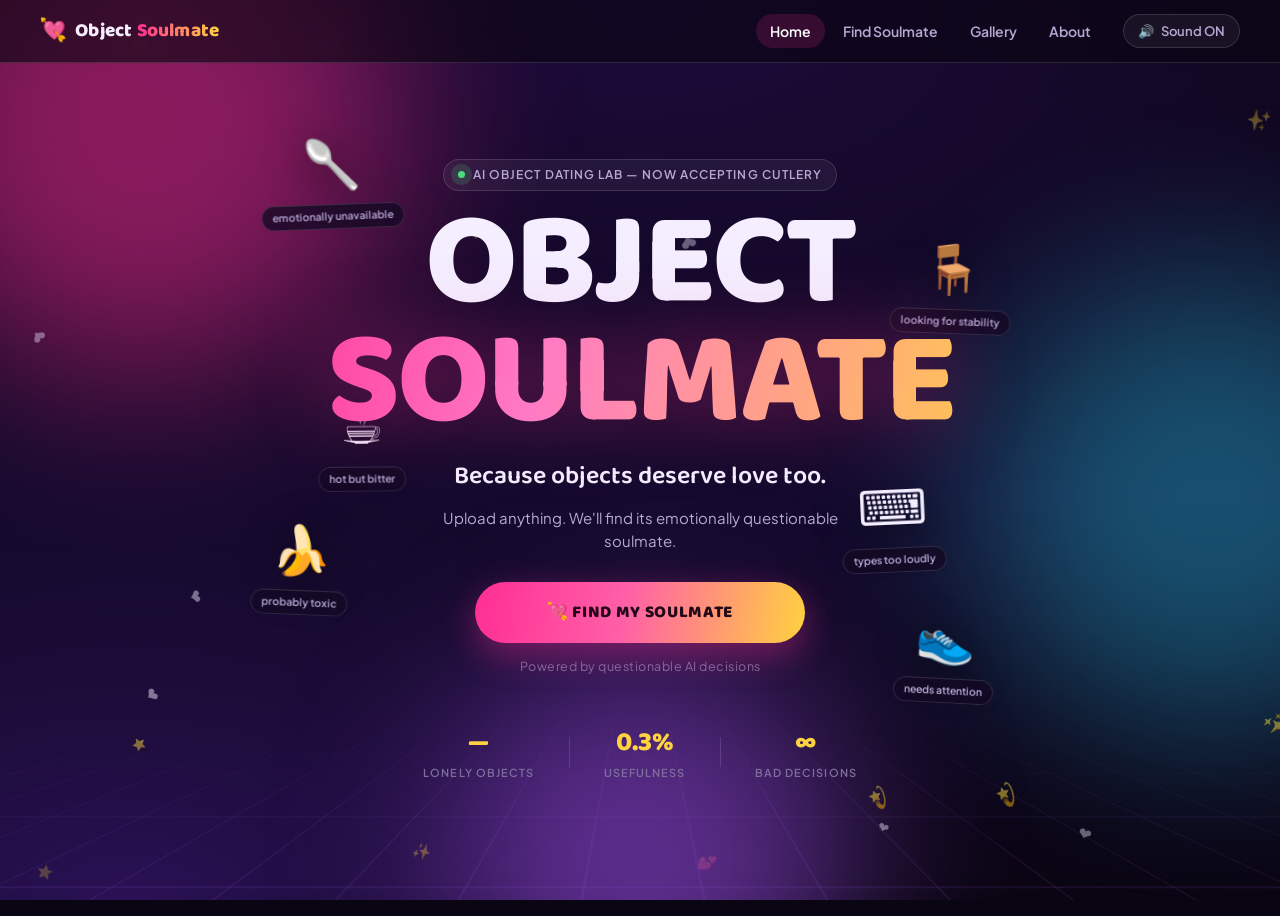
<file: index.html>
<!DOCTYPE html>
<html lang="en">
<head>
<meta charset="UTF-8">
<!-- The app lives in frontend/. This page only forwards you there, so
     clicking "Go Live" from the project root opens the app directly. -->
<meta http-equiv="refresh" content="0; url=frontend/index.html">
<title>Object Soulmate</title>
</head>
<body style="background:#0A0512;color:#B7A8D4;font-family:system-ui;padding:40px">
  <p>Opening Object Soulmate… <a href="frontend/index.html" style="color:#FF2E93">click here</a> if nothing happens.</p>
</body>
</html>
</file>
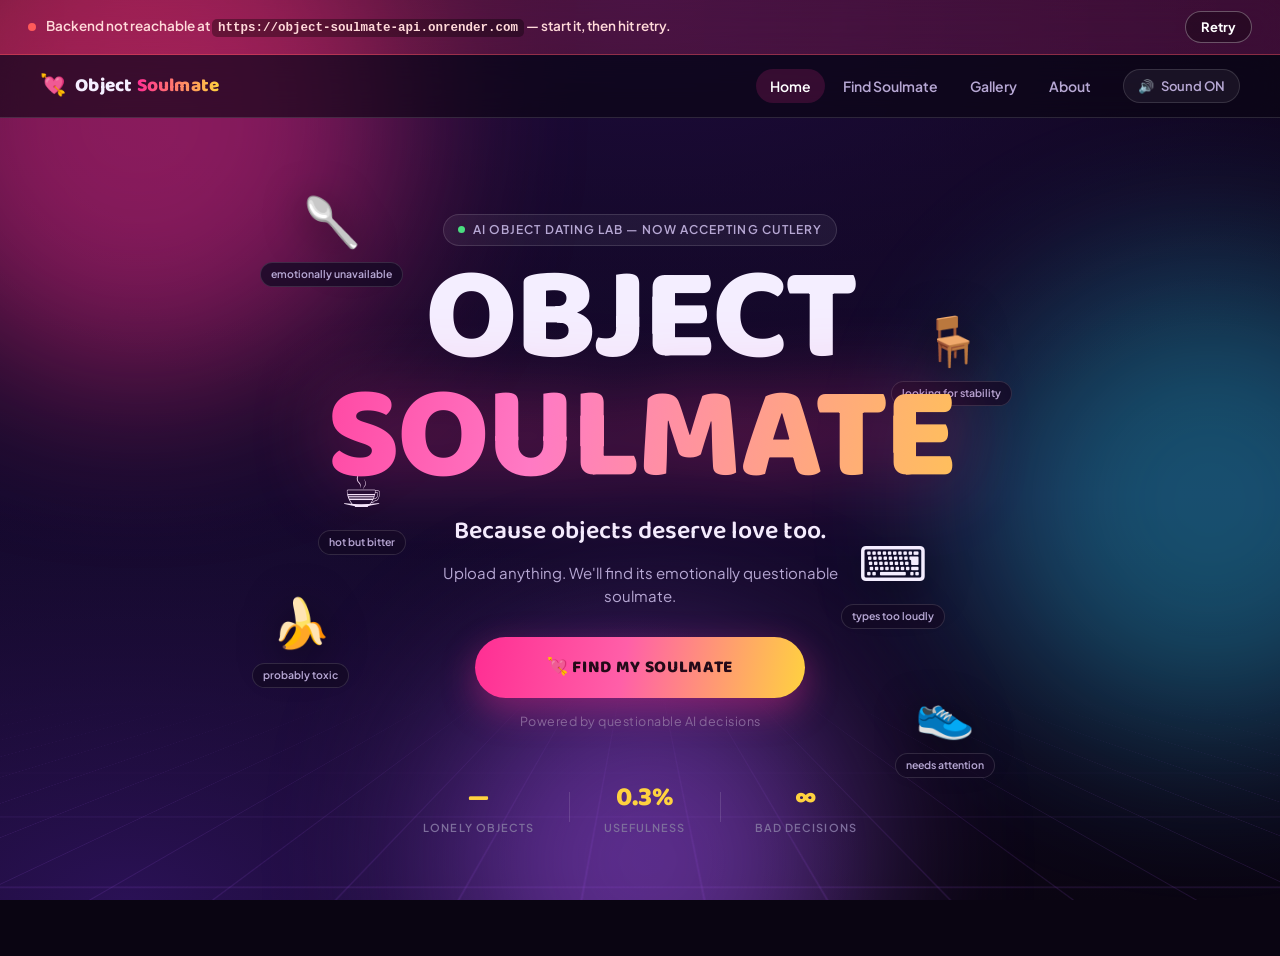
<file: frontend/index.html>
<!DOCTYPE html>
<html lang="en">
<head>
<meta charset="UTF-8">
<meta name="viewport" content="width=device-width, initial-scale=1.0">
<title>Object Soulmate — Because objects deserve love too</title>
<link rel="preconnect" href="https://fonts.googleapis.com">
<link rel="preconnect" href="https://fonts.gstatic.com" crossorigin>
<link href="https://fonts.googleapis.com/css2?family=Baloo+2:wght@600;700;800&family=Plus+Jakarta+Sans:wght@400;500;600;700&display=swap" rel="stylesheet">
<link rel="stylesheet" href="style.css?v=15">
</head>
<body>

<!-- shown only when the backend can't be reached -->
<div class="offline-bar" id="offline-bar" hidden>
  <span class="ob-dot"></span>
  <span class="ob-text" id="ob-text">Backend not reachable at <code id="ob-url"></code> — start it, then hit retry.</span>
  <button class="ob-retry" id="ob-retry">Retry</button>
</div>

<!-- ══════════ ANIMATED BACKGROUND ══════════ -->
<div class="bg-layer" aria-hidden="true">
  <div class="blob blob-1"></div>
  <div class="blob blob-2"></div>
  <div class="blob blob-3"></div>
  <div class="grid-floor"></div>
  <div class="symbol-field" id="symbol-field"></div>
</div>

<!-- ══════════ NAV ══════════ -->
<header class="nav">
  <button class="brand" data-go="home">
    <span class="brand-mark">💘</span>
    <span class="brand-text">Object <em>Soulmate</em></span>
  </button>

  <nav class="nav-links">
    <button class="nav-link is-active" data-go="home">Home</button>
    <button class="nav-link" data-go="upload">Find Soulmate</button>
    <button class="nav-link" data-go="gallery">Gallery</button>
    <button class="nav-link" data-go="about">About</button>
  </nav>

  <button class="sound-toggle" id="sound-toggle" aria-pressed="true" title="Toggle sound">
    <span id="sound-icon">🔊</span><span class="sound-label" id="sound-label">Sound ON</span>
  </button>
</header>

<main>

<!-- ══════════ 1. HOME ══════════ -->
<section class="screen is-active" id="screen-home">
  <div class="hero">

    <div class="floaters" aria-hidden="true">
      <div class="floater f1"><span class="fo-emoji">🥄</span><span class="fo-tag">emotionally unavailable</span></div>
      <div class="floater f2"><span class="fo-emoji">🪑</span><span class="fo-tag">looking for stability</span></div>
      <div class="floater f3"><span class="fo-emoji">🍌</span><span class="fo-tag">probably toxic</span></div>
      <div class="floater f4"><span class="fo-emoji">👟</span><span class="fo-tag">needs attention</span></div>
      <div class="floater f5"><span class="fo-emoji">☕</span><span class="fo-tag">hot but bitter</span></div>
      <div class="floater f6"><span class="fo-emoji">⌨️</span><span class="fo-tag">types too loudly</span></div>
    </div>

    <p class="eyebrow"><span class="live-dot"></span> AI Object Dating Lab — now accepting cutlery</p>

    <h1 class="hero-title">
      <span class="ht-line">OBJECT</span>
      <span class="ht-line ht-glow">SOULMATE</span>
    </h1>

    <p class="hero-sub">Because objects deserve love too.</p>
    <p class="hero-support">Upload anything. We'll find its emotionally questionable soulmate.</p>

    <button class="cta" data-go="upload">
      <span class="cta-inner">💘 FIND MY SOULMATE</span>
    </button>

    <p class="cta-footnote">Powered by questionable AI decisions</p>

    <div class="stat-strip">
      <div class="stat"><strong id="stat-objects">—</strong><span>lonely objects</span></div>
      <div class="stat-div"></div>
      <div class="stat"><strong>0.3%</strong><span>usefulness</span></div>
      <div class="stat-div"></div>
      <div class="stat"><strong>∞</strong><span>bad decisions</span></div>
    </div>
  </div>
</section>

<!-- ══════════ 2. UPLOAD ══════════ -->
<section class="screen" id="screen-upload">
  <div class="panel">
    <p class="eyebrow">step one</p>
    <h2 class="screen-title">WHO NEEDS LOVE?</h2>
    <p class="screen-sub">Introduce us to your object.</p>

    <label class="field-label" for="object-name">What is it?</label>
    <input type="text" id="object-name" class="text-input"
           placeholder="e.g. spoon, left sock, stapler" autocomplete="off" maxlength="40">

    <div class="dropzone" id="dropzone">
      <div class="dz-empty" id="dz-empty">
        <div class="dz-icon">📦</div>
        <p class="dz-main">Drag a photo here</p>
        <p class="dz-sub">or pick one below</p>
      </div>

      <div class="object-card" id="object-card" hidden>
        <div class="oc-glow"></div>
        <div class="oc-frame">
          <img id="preview-img" alt="Your object">
          <div class="scan-line" id="scan-line"></div>
        </div>
        <button type="button" class="oc-clear" id="clear-photo" title="Remove photo">✕</button>
      </div>
    </div>

    <div class="photo-row">
      <label class="ghost-btn" for="gallery-input">
        📷 <span>Upload Object</span>
        <input type="file" id="gallery-input" accept="image/*" hidden>
      </label>
      <label class="ghost-btn" for="camera-input">
        📱 <span>Use Camera</span>
        <input type="file" id="camera-input" accept="image/*" capture="environment" hidden>
      </label>
    </div>

    <button class="cta" id="analyze-btn" disabled>
      <span class="cta-inner">ANALYZE THIS OBJECT</span>
    </button>

    <p class="error-msg" id="error-msg" hidden></p>
  </div>
</section>

<!-- ══════════ 3. ANALYSIS ══════════ -->
<section class="screen" id="screen-analyze">
  <div class="analyze-stage">
    <div class="scan-ring r1"></div>
    <div class="scan-ring r2"></div>
    <div class="scan-ring r3"></div>

    <div class="object-card scanning">
      <div class="oc-glow"></div>
      <div class="oc-frame">
        <img id="analyze-img" alt="Object being analyzed">
        <div class="scan-line active"></div>
        <div class="scan-grid"></div>
      </div>
    </div>

    <p class="analyze-msg" id="analyze-msg">🔍 Scanning object…</p>

    <div class="progress-track"><div class="progress-fill" id="analyze-progress"></div></div>
    <p class="analyze-pct" id="analyze-pct">0%</p>
  </div>
</section>

<!-- ══════════ 4. PERSONALITY / DATING PROFILE ══════════ -->
<section class="screen" id="screen-profile">
  <div class="panel profile-panel">
    <p class="eyebrow">analysis complete</p>
    <h2 class="screen-title">MEET YOUR OBJECT</h2>

    <div class="profile-top">
      <div class="object-card">
        <div class="oc-glow"></div>
        <div class="oc-frame">
          <img id="profile-img" alt="Your object as a character">
        </div>
      </div>

      <div class="profile-id">
        <h3 class="profile-name" id="profile-name">SPOON</h3>
        <p class="profile-quote" id="profile-quote"></p>
        <div class="flag-row">
          <span class="chip chip-neutral" id="chip-status">Single 🥲</span>
          <span class="chip chip-red" id="chip-red">🚩 —</span>
          <span class="chip chip-green" id="chip-green">💚 —</span>
        </div>
      </div>
    </div>

    <div class="profile-cols">
      <div class="trait-block">
        <p class="block-label">Personality</p>
        <div id="trait-bars"></div>
      </div>

      <div class="dossier">
        <p class="block-label">Dating profile</p>
        <dl id="dossier-list"></dl>
      </div>
    </div>

    <button class="cta" id="find-soulmate-btn">
      <span class="cta-inner">💘 FIND MY SOULMATE</span>
    </button>
  </div>
</section>

<!-- ══════════ 5. MATCHMAKING ══════════ -->
<section class="screen" id="screen-match">
  <div class="match-stage">
    <div class="big-heart">❤️</div>
    <h2 class="matchmaking-title" id="matchmaking-title">SEARCHING FOR LOVE…</h2>
    <p class="matchmaking-msg" id="matchmaking-msg">Searching the archive…</p>

    <div class="reel-window" id="reel-window">
      <div class="reel-track" id="reel-track"></div>
      <div class="reel-fade left"></div>
      <div class="reel-fade right"></div>
      <div class="reel-marker"></div>
    </div>

    <!-- FEATURE 1: other candidates, rejected one at a time -->
    <div class="candidates" id="candidates" hidden>
      <p class="cand-head">OTHER CANDIDATES</p>
      <div class="cand-stage" id="cand-stage"></div>
    </div>
  </div>
</section>

<!-- FEATURE 2: dramatic destiny beats -->
<div class="destiny-veil" id="destiny-veil" hidden>
  <p class="destiny-line" id="destiny-line"></p>
</div>

<!-- ══════════ 6. SOULMATE REVEAL ══════════ -->
<section class="screen" id="screen-reveal">
  <div class="confetti-field" id="confetti-field" aria-hidden="true"></div>

  <div class="reveal-stage" id="reveal-stage">
    <p class="reveal-kicker" id="reveal-kicker">DESTINY IS DECIDING…</p>

    <div class="pair" id="pair">
      <div class="pair-side left">
        <div class="object-card">
          <div class="oc-glow"></div>
          <div class="oc-frame">
            <img id="reveal-user-img" alt="Your object">
          </div>
        </div>
        <span class="pair-name" id="reveal-user-name"></span>
      </div>

      <div class="pair-middle">
        <div class="heart-core" id="heart-core">❤️</div>
        <div class="ring-wrap">
          <svg viewBox="0 0 120 120" class="ring-svg">
            <circle cx="60" cy="60" r="52" class="ring-track"></circle>
            <circle cx="60" cy="60" r="52" class="ring-fill" id="ring-fill"></circle>
          </svg>
          <div class="ring-percent" id="ring-percent">0%</div>
        </div>
        <span class="ring-caption">COMPATIBLE</span>
      </div>

      <div class="pair-side right">
        <div class="object-card">
          <div class="oc-glow"></div>
          <div class="oc-frame">
            <img id="reveal-soulmate-img" alt="Soulmate object">
          </div>
        </div>
        <span class="pair-name" id="reveal-soulmate-name"></span>
      </div>
    </div>

    <div class="verdict" id="verdict">
      <span class="verdict-label" id="verdict-label">💍 SOULMATES</span>

      <div class="analysis" id="analysis">
        <p class="an-head">WHY THEY MATCH 💘</p>
        <p class="verdict-text" id="verdict-text"></p>

        <p class="an-head">THEIR DYNAMIC</p>
        <ul class="an-dynamic">
          <li><span class="an-ico">🧠</span><span id="an-persona-a"></span></li>
          <li><span class="an-ico">❤️</span><span id="an-persona-b"></span></li>
          <li><span class="an-ico">⚡</span><span id="an-dynamic"></span></li>
        </ul>

        <p class="an-head">AI VERDICT</p>
        <p class="an-verdict" id="an-verdict"></p>
      </div>
    </div>

    <!-- FEATURE 3: their ridiculous future -->
    <div class="future-card" id="future-card" hidden>
      <p class="future-title">🔮 THEIR FUTURE</p>
      <ol class="timeline" id="timeline"></ol>

      <div class="survival">
        <div class="sv-head">
          <span class="block-label">Relationship survival chance</span>
          <span class="sv-value" id="sv-value">0%</span>
        </div>
        <div class="progress-track"><div class="progress-fill useless" id="sv-fill"></div></div>
        <p class="sv-quip" id="sv-quip"></p>
      </div>
    </div>

    <div class="reveal-actions">
      <button class="cta" id="again-btn"><span class="cta-inner">Match another object</span></button>
      <button class="ghost-btn wide" data-go="gallery">See the dating pool</button>
    </div>
  </div>
</section>

<!-- ══════════ 7. THE DATING POOL ══════════ -->
<section class="screen" id="screen-gallery">
  <div class="panel wide-panel">
    <p class="eyebrow">currently single</p>
    <h2 class="screen-title">💘 THE DATING POOL</h2>
    <p class="screen-sub">Thousands of objects. Zero standards.</p>

    <div class="pool-grid" id="gallery-grid"></div>
    <p class="empty-state" id="gallery-empty" hidden>The dating pool is depressingly empty.</p>
  </div>
</section>

<!-- ══════════ DELETE CONFIRMATION ══════════ -->
<div class="confirm-veil" id="confirm-modal" hidden>
  <div class="confirm-box" role="alertdialog" aria-modal="true" aria-labelledby="cf-title">
    <div class="cf-icon">🗑️</div>
    <h3 class="cf-title" id="cf-title">DELETE THIS OBJECT?</h3>
    <p class="cf-lead" id="cf-lead"></p>
    <p class="cf-flavour" id="cf-flavour"></p>
    <div class="cf-actions">
      <button class="cf-btn" type="button" id="cf-cancel">Cancel</button>
      <button class="cf-btn danger" type="button" id="cf-confirm">🗑️ Remove Forever</button>
    </div>
  </div>
</div>

<!-- ══════════ TOASTS ══════════ -->
<div class="toast-host" id="toast-host" aria-live="polite"></div>

<!-- ══════════ DATING PROFILE MODAL ══════════ -->
<div class="modal-veil" id="profile-modal" hidden>
  <div class="modal" role="dialog" aria-modal="true" aria-labelledby="pm-name">
    <button class="modal-close" id="pm-close" aria-label="Close profile">✕</button>

    <div class="pm-hero">
      <div class="pm-photo" id="pm-photo"></div>
      <div class="pm-id">
        <h3 class="pm-name" id="pm-name"></h3>
        <p class="pm-title" id="pm-title"></p>
        <p class="pm-tagline" id="pm-tagline"></p>
        <span class="chip chip-neutral" id="pm-status"></span>
      </div>
    </div>

    <div class="pm-body">
      <div class="pm-col">
        <p class="block-label">Personality</p>
        <div id="pm-traits"></div>
      </div>

      <div class="pm-col">
        <p class="block-label">Profile</p>
        <dl class="dossier" id="pm-dossier"></dl>
      </div>
    </div>

    <div class="pm-flags">
      <div class="flag-box green">
        <p class="fb-head">💚 GREEN FLAGS</p>
        <ul id="pm-green"></ul>
      </div>
      <div class="flag-box red">
        <p class="fb-head">🚩 RED FLAGS</p>
        <ul id="pm-red"></ul>
      </div>
    </div>

    <div class="pm-secret">
      <p class="block-label">💭 Secret</p>
      <p class="secret-text" id="pm-secret"></p>
    </div>

    <div class="pm-matches">
      <p class="block-label">❤️ Potential soulmates</p>
      <div id="pm-match-list"></div>
      <p class="empty-state small" id="pm-match-empty" hidden>
        Nobody else is here yet. This object is dating itself by default.
      </p>
    </div>
  </div>
</div>

<!-- ══════════ 8. ABOUT ══════════ -->
<section class="screen" id="screen-about">
  <div class="panel">
    <p class="eyebrow">the honest section</p>
    <h2 class="screen-title">WHY DOES THIS EXIST?</h2>
    <div class="about-body">
      <p>Nobody asked for it.</p>
      <p>We built it anyway.</p>
      <p>Object&nbsp;Soulmate uses AI to determine romantic compatibility between completely unrelated physical objects.</p>
      <p>It solves absolutely no real-world problem.</p>
      <p class="about-punch">And that's the point.</p>
    </div>

    <div class="useful-meter">
      <div class="um-head">
        <span class="block-label">Usefulness score</span>
        <span class="um-value" id="um-value">0.3%</span>
      </div>
      <div class="progress-track"><div class="progress-fill useless" id="um-fill"></div></div>
    </div>
  </div>
</section>

</main>

<script src="script.js?v=15"></script>
</body>
</html>
</file>
<file: frontend/style.css>
/* ═══════════════════════════════════════════════
   OBJECT SOULMATE — AI Object Dating Lab
   Design tokens → background → nav → screens
   ═══════════════════════════════════════════════ */

:root {
  --ink:        #0A0512;
  --ink-2:      #150A2E;
  --violet:     #2A1155;

  --pink:       #FF2E93;
  --pink-soft:  #FF6FB5;
  --cyan:       #21E6FF;
  --gold:       #FFD23F;
  --purple:     #A855F7;

  --text:       #F4EEFF;
  --text-dim:   #B7A8D4;
  --text-faint: #7D6E9C;

  --glass:      rgba(255, 255, 255, 0.055);
  --glass-2:    rgba(255, 255, 255, 0.09);
  --stroke:     rgba(255, 255, 255, 0.13);
  --stroke-hot: rgba(255, 46, 147, 0.45);

  --display: 'Baloo 2', system-ui, sans-serif;
  --body:    'Plus Jakarta Sans', system-ui, -apple-system, sans-serif;

  --r-lg: 32px;
  --r-md: 20px;
  --r-sm: 14px;

  --ease: cubic-bezier(0.22, 1, 0.36, 1);
}

* { box-sizing: border-box; }

/* The browser's default [hidden] rule is display:none, but any component
   that sets its own display (flex/grid) silently beats it. This keeps
   element.hidden = true working everywhere. */
[hidden] { display: none !important; }

html, body {
  margin: 0;
  padding: 0;
  overflow-x: hidden;              /* never allow sideways scroll */
}

body {
  min-height: 100vh;
  background: var(--ink);
  color: var(--text);
  font-family: var(--body);
  font-size: 16px;
  line-height: 1.55;
  -webkit-font-smoothing: antialiased;
}

/* ═══════════ ANIMATED BACKGROUND ═══════════ */

.bg-layer {
  position: fixed;
  inset: 0;
  z-index: 0;
  pointer-events: none;
  overflow: hidden;
  background:
    radial-gradient(120% 80% at 50% 0%,  #1E0B3D 0%, transparent 60%),
    radial-gradient(90% 70% at 10% 100%, #2A1155 0%, transparent 65%),
    linear-gradient(180deg, var(--ink) 0%, var(--ink-2) 55%, var(--ink) 100%);
}

.blob {
  position: absolute;
  border-radius: 50%;
  filter: blur(90px);
  opacity: 0.5;
  will-change: transform;
}
.blob-1 { width: 520px; height: 520px; background: #FF2E93; top: -140px;  left: -120px; animation: drift1 22s ease-in-out infinite; }
.blob-2 { width: 460px; height: 460px; background: #21E6FF; top: 30%;     right: -160px; opacity: .32; animation: drift2 28s ease-in-out infinite; }
.blob-3 { width: 400px; height: 400px; background: #A855F7; bottom: -160px; left: 35%;   animation: drift3 25s ease-in-out infinite; }

@keyframes drift1 { 0%,100% { transform: translate(0,0) scale(1); } 50% { transform: translate(80px, 60px) scale(1.15); } }
@keyframes drift2 { 0%,100% { transform: translate(0,0) scale(1); } 50% { transform: translate(-70px, 90px) scale(1.1); } }
@keyframes drift3 { 0%,100% { transform: translate(0,0) scale(1); } 50% { transform: translate(60px, -70px) scale(1.2); } }

/* faint perspective grid — the "lab" cue */
.grid-floor {
  position: absolute;
  bottom: -10%;
  left: -25%;
  width: 150%;
  height: 55%;
  background-image:
    linear-gradient(rgba(168, 85, 247, 0.16) 1px, transparent 1px),
    linear-gradient(90deg, rgba(168, 85, 247, 0.16) 1px, transparent 1px);
  background-size: 62px 62px;
  transform: perspective(360px) rotateX(66deg);
  mask-image: linear-gradient(to top, #000 0%, transparent 78%);
  -webkit-mask-image: linear-gradient(to top, #000 0%, transparent 78%);
}

/* floating ❤ ✨ ⭐ 💫, injected by JS */
.symbol-field { position: absolute; inset: 0; }
.symbol {
  position: absolute;
  font-size: 15px;
  opacity: 0;
  animation: floatUp linear infinite;
  will-change: transform, opacity;
}
@keyframes floatUp {
  0%   { transform: translateY(0) rotate(0deg)   scale(.7); opacity: 0; }
  12%  { opacity: .5; }
  85%  { opacity: .35; }
  100% { transform: translateY(-105vh) rotate(220deg) scale(1.1); opacity: 0; }
}

/* ═══════════ NAV ═══════════ */

.nav {
  position: sticky;
  top: 0;
  z-index: 50;
  display: flex;
  align-items: center;
  gap: 18px;
  padding: 14px clamp(16px, 4vw, 40px);
  background: rgba(10, 5, 18, 0.62);
  backdrop-filter: blur(18px);
  -webkit-backdrop-filter: blur(18px);
  border-bottom: 1px solid var(--stroke);
}

.brand {
  display: flex;
  align-items: center;
  gap: 9px;
  background: none;
  border: 0;
  padding: 0;
  cursor: pointer;
  color: var(--text);
  font-family: var(--display);
  font-size: 19px;
  font-weight: 800;
  letter-spacing: .2px;
}
.brand-mark { font-size: 21px; animation: beat 1.7s ease-in-out infinite; }
.brand-text em {
  font-style: normal;
  background: linear-gradient(90deg, var(--pink), var(--gold));
  -webkit-background-clip: text;
  background-clip: text;
  color: transparent;
}

@keyframes beat {
  0%, 100%   { transform: scale(1); }
  14%        { transform: scale(1.22); }
  28%        { transform: scale(1); }
  42%        { transform: scale(1.15); }
}

.nav-links {
  display: flex;
  gap: 4px;
  margin-left: auto;
}
.nav-link {
  background: none;
  border: 0;
  padding: 8px 14px;
  border-radius: 999px;
  color: var(--text-dim);
  font-family: var(--body);
  font-size: 14px;
  font-weight: 600;
  cursor: pointer;
  transition: color .2s, background .2s;
}
.nav-link:hover { color: var(--text); background: var(--glass); }
.nav-link.is-active { color: #fff; background: rgba(255, 46, 147, 0.16); }

.sound-toggle {
  display: flex;
  align-items: center;
  gap: 7px;
  padding: 8px 14px;
  border-radius: 999px;
  border: 1px solid var(--stroke);
  background: var(--glass);
  color: var(--text-dim);
  font-family: var(--body);
  font-size: 13px;
  font-weight: 600;
  cursor: pointer;
  transition: border-color .2s, color .2s, transform .12s;
}
.sound-toggle:hover  { color: var(--text); border-color: var(--stroke-hot); }
.sound-toggle:active { transform: scale(.95); }
.sound-toggle.is-off { opacity: .55; }

/* ═══════════ SCREEN ROUTER ═══════════ */

main { position: relative; z-index: 1; }

.screen {
  display: none;
  min-height: calc(100vh - 62px);
  padding: clamp(24px, 5vw, 56px) clamp(16px, 4vw, 40px) 80px;
  align-items: center;
  justify-content: center;
}
.screen.is-active {
  display: flex;
  animation: screenIn .5s var(--ease) both;
}
@keyframes screenIn {
  from { opacity: 0; transform: translateY(16px); }
  to   { opacity: 1; transform: translateY(0); }
}

/* ═══════════ SHARED PIECES ═══════════ */

.eyebrow {
  display: inline-flex;
  align-items: center;
  gap: 8px;
  margin: 0 0 14px;
  padding: 6px 14px;
  border-radius: 999px;
  border: 1px solid var(--stroke);
  background: var(--glass);
  color: var(--text-dim);
  font-size: 12px;
  font-weight: 600;
  letter-spacing: .09em;
  text-transform: uppercase;
}
.live-dot {
  width: 7px; height: 7px;
  border-radius: 50%;
  background: #4ADE80;
  box-shadow: 0 0 0 0 rgba(74, 222, 128, .7);
  animation: pulseDot 2s infinite;
}
@keyframes pulseDot {
  0%   { box-shadow: 0 0 0 0 rgba(74, 222, 128, .7); }
  70%  { box-shadow: 0 0 0 9px rgba(74, 222, 128, 0); }
  100% { box-shadow: 0 0 0 0 rgba(74, 222, 128, 0); }
}

.screen-title {
  margin: 0 0 8px;
  font-family: var(--display);
  font-size: clamp(30px, 5.2vw, 48px);
  font-weight: 800;
  letter-spacing: -.01em;
  line-height: 1.05;
}
.screen-sub {
  margin: 0 0 26px;
  color: var(--text-dim);
  font-size: 15px;
}
.block-label {
  margin: 0 0 12px;
  color: var(--text-faint);
  font-size: 11px;
  font-weight: 700;
  letter-spacing: .14em;
  text-transform: uppercase;
}

/* glass panel */
.panel {
  width: 100%;
  max-width: 620px;
  padding: clamp(24px, 4vw, 40px);
  border-radius: var(--r-lg);
  border: 1px solid var(--stroke);
  background: var(--glass);
  backdrop-filter: blur(26px);
  -webkit-backdrop-filter: blur(26px);
  box-shadow: 0 30px 80px rgba(0, 0, 0, .5), inset 0 1px 0 rgba(255,255,255,.07);
}
.wide-panel   { max-width: 1060px; }
.profile-panel { max-width: 860px; }

/* primary button */
.cta {
  position: relative;
  display: block;
  width: 100%;
  margin-top: 8px;
  padding: 0;
  border: 0;
  border-radius: 999px;
  background: linear-gradient(100deg, var(--pink), #FF5FA8 45%, var(--gold));
  box-shadow: 0 12px 34px rgba(255, 46, 147, .38);
  cursor: pointer;
  transition: transform .18s var(--ease), box-shadow .18s, filter .18s;
}
.cta-inner {
  display: block;
  padding: 17px 26px;
  font-family: var(--display);
  font-size: 17px;
  font-weight: 800;
  letter-spacing: .04em;
  color: #240A18;
}
.cta:hover:not(:disabled)  { transform: translateY(-2px) scale(1.015); box-shadow: 0 18px 44px rgba(255, 46, 147, .5); }
.cta:active:not(:disabled) { transform: translateY(0) scale(.985); }
.cta:disabled { filter: grayscale(.85) brightness(.6); cursor: not-allowed; box-shadow: none; }

/* secondary button */
.ghost-btn {
  display: inline-flex;
  align-items: center;
  justify-content: center;
  gap: 9px;
  flex: 1;
  padding: 14px 18px;
  border-radius: var(--r-sm);
  border: 1px solid var(--stroke);
  background: var(--glass);
  color: var(--text);
  font-family: var(--body);
  font-size: 14px;
  font-weight: 600;
  cursor: pointer;
  transition: border-color .2s, background .2s, transform .14s;
}
.ghost-btn:hover  { border-color: var(--stroke-hot); background: var(--glass-2); transform: translateY(-1px); }
.ghost-btn:active { transform: translateY(0) scale(.98); }
.ghost-btn.wide   { width: 100%; flex: none; }

.error-msg {
  margin: 14px 0 0;
  padding: 12px 16px;
  border-radius: var(--r-sm);
  border: 1px solid rgba(255, 90, 90, .35);
  background: rgba(255, 60, 60, .1);
  color: #FFB4B4;
  font-size: 14px;
  text-align: center;
}

.empty-state {
  margin: 40px 0 10px;
  text-align: center;
  color: var(--text-faint);
  font-size: 16px;
  font-style: italic;
}

/* progress bar */
.progress-track {
  width: 100%;
  height: 9px;
  border-radius: 999px;
  background: rgba(255, 255, 255, .08);
  overflow: hidden;
}
.progress-fill {
  width: 0%;
  height: 100%;
  border-radius: 999px;
  background: linear-gradient(90deg, var(--cyan), var(--pink));
  box-shadow: 0 0 18px rgba(255, 46, 147, .6);
  transition: width .5s var(--ease);
}
.progress-fill.useless { background: linear-gradient(90deg, var(--gold), var(--pink)); }

/* ═══════════ 1. HERO ═══════════ */

.hero {
  position: relative;
  width: 100%;
  max-width: 860px;
  text-align: center;
  padding: 30px 0;
}

.hero-title {
  margin: 0 0 14px;
  font-family: var(--display);
  font-weight: 800;
  font-size: clamp(52px, 13vw, 132px);
  line-height: .9;
  letter-spacing: -.025em;
}
.ht-line { display: block; }
.ht-glow {
  background: linear-gradient(100deg, var(--pink) 0%, #FF7AC4 38%, var(--gold) 100%);
  -webkit-background-clip: text;
  background-clip: text;
  color: transparent;
  filter: drop-shadow(0 0 40px rgba(255, 46, 147, .45));
}

.hero-sub {
  margin: 0 0 10px;
  font-family: var(--display);
  font-size: clamp(18px, 2.6vw, 25px);
  font-weight: 600;
  color: var(--text);
}
.hero-support {
  margin: 0 auto 30px;
  max-width: 430px;
  color: var(--text-dim);
  font-size: 15px;
}

.hero .cta { max-width: 330px; margin: 0 auto; }

.cta-footnote {
  margin: 14px 0 0;
  color: var(--text-faint);
  font-size: 12.5px;
  letter-spacing: .04em;
}

/* floating cartoon objects */
.floaters { position: absolute; inset: -30px 2%; pointer-events: none; }
.floater {
  position: absolute;
  display: flex;
  flex-direction: column;
  align-items: center;
  gap: 5px;
  animation: bob 6s ease-in-out infinite;
  will-change: transform;
}
.fo-emoji {
  font-size: clamp(30px, 4.4vw, 48px);
  filter: drop-shadow(0 8px 20px rgba(0, 0, 0, .55));
}
.fo-tag {
  padding: 3px 10px;
  border-radius: 999px;
  border: 1px solid var(--stroke);
  background: rgba(20, 10, 36, .78);
  backdrop-filter: blur(8px);
  color: var(--text-dim);
  font-size: 10.5px;
  font-weight: 600;
  white-space: nowrap;
}

/* kept inside the safe area so the pill labels never clip at the edge */
.f1 { top:  4%; left:  4%;  animation-delay: -.2s; }
.f2 { top: 20%; right: 5%;  animation-delay: -1.6s; }
.f3 { top: 58%; left:  3%;  animation-delay: -3.1s; }
.f4 { top: 70%; right: 7%;  animation-delay: -2.2s; }
.f5 { top: 40%; left: 11%;  animation-delay: -4.4s; }
.f6 { top: 50%; right: 13%; animation-delay: -5.2s; }

@keyframes bob {
  0%, 100% { transform: translateY(0)     rotate(-3deg); }
  50%      { transform: translateY(-20px) rotate(3deg); }
}

.stat-strip {
  display: flex;
  align-items: center;
  justify-content: center;
  gap: clamp(14px, 4vw, 34px);
  margin-top: 46px;
}
.stat { display: flex; flex-direction: column; align-items: center; }
.stat strong {
  font-family: var(--display);
  font-size: clamp(20px, 3vw, 27px);
  font-weight: 800;
  color: var(--gold);
}
.stat span {
  color: var(--text-faint);
  font-size: 11px;
  font-weight: 600;
  letter-spacing: .1em;
  text-transform: uppercase;
}
.stat-div { width: 1px; height: 30px; background: var(--stroke); }

/* ═══════════ 2. UPLOAD ═══════════ */

.field-label {
  display: block;
  margin: 18px 0 8px;
  color: var(--text-dim);
  font-size: 13px;
  font-weight: 600;
}

.text-input {
  width: 100%;
  padding: 15px 18px;
  border-radius: var(--r-sm);
  border: 1px solid var(--stroke);
  background: rgba(0, 0, 0, .28);
  color: var(--text);
  font-family: var(--body);
  font-size: 16px;                 /* 16px stops iOS zoom-on-focus */
  outline: none;
  transition: border-color .2s, box-shadow .2s;
}
.text-input::placeholder { color: var(--text-faint); }
.text-input:focus {
  border-color: var(--pink);
  box-shadow: 0 0 0 4px rgba(255, 46, 147, .16);
}

.dropzone {
  display: flex;
  align-items: center;
  justify-content: center;
  min-height: 244px;
  margin: 20px 0 16px;
  padding: 18px;
  border-radius: var(--r-md);
  border: 2px dashed var(--stroke);
  background: rgba(0, 0, 0, .18);
  transition: border-color .2s, background .2s, transform .2s;
}
.dropzone.dragging {
  border-color: var(--pink);
  background: rgba(255, 46, 147, .09);
  box-shadow: 0 0 34px rgba(255, 46, 147, .3) inset;
  transform: scale(1.01);
}
.dz-empty { text-align: center; color: var(--text-faint); }
.dz-icon  { font-size: 42px; margin-bottom: 10px; opacity: .85; animation: bob 5s ease-in-out infinite; }
.dz-main  { margin: 0; font-size: 15px; font-weight: 600; color: var(--text-dim); }
.dz-sub   { margin: 4px 0 0; font-size: 13px; }

.photo-row { display: flex; gap: 12px; }

/* ═══════════ OBJECT CHARACTER CARD ═══════════ */
/* the "normal object → ridiculous character" treatment */

.object-card {
  position: relative;
  width: min(210px, 62vw);
  flex: none;
}
.oc-glow {
  position: absolute;
  inset: -14px;
  border-radius: 50%;
  background: radial-gradient(circle, rgba(255, 46, 147, .5), transparent 68%);
  filter: blur(16px);
  animation: glowPulse 3.4s ease-in-out infinite;
}
@keyframes glowPulse {
  0%, 100% { opacity: .55; transform: scale(.96); }
  50%      { opacity: .95; transform: scale(1.06); }
}

.oc-frame {
  position: relative;
  aspect-ratio: 1;
  border-radius: 50%;
  overflow: hidden;
  border: 3px solid rgba(255, 255, 255, .22);
  background: #150A2E;
  box-shadow: 0 18px 44px rgba(0, 0, 0, .55), 0 0 0 6px rgba(255, 46, 147, .13);
}
.oc-frame img {
  width: 100%;
  height: 100%;
  object-fit: cover;
  display: block;
}

.oc-clear {
  position: absolute;
  top: 2px;
  right: 2px;
  width: 32px;
  height: 32px;
  border-radius: 50%;
  border: 1px solid var(--stroke);
  background: rgba(10, 5, 18, .9);
  color: var(--text);
  font-size: 14px;
  cursor: pointer;
  transition: background .2s, transform .14s;
}
.oc-clear:hover  { background: var(--pink); transform: rotate(90deg); }

.object-card.pop-in { animation: popIn .55s var(--ease) both; }
@keyframes popIn {
  0%   { transform: scale(.4) rotate(-14deg); opacity: 0; }
  65%  { transform: scale(1.09) rotate(4deg); opacity: 1; }
  100% { transform: scale(1) rotate(0); }
}

/* scanning sweep */
.scan-line {
  position: absolute;
  left: 0;
  right: 0;
  height: 3px;
  background: linear-gradient(90deg, transparent, var(--cyan), transparent);
  box-shadow: 0 0 16px 3px rgba(33, 230, 255, .75);
  opacity: 0;
}
.scan-line.active { opacity: 1; animation: sweep 1.7s linear infinite; }
@keyframes sweep { 0% { top: 0%; } 100% { top: 100%; } }

.scan-grid {
  position: absolute;
  inset: 0;
  background-image:
    linear-gradient(rgba(33, 230, 255, .16) 1px, transparent 1px),
    linear-gradient(90deg, rgba(33, 230, 255, .16) 1px, transparent 1px);
  background-size: 20px 20px;
  mix-blend-mode: screen;
}

/* ═══════════ 3. ANALYSIS ═══════════ */

.analyze-stage {
  position: relative;
  display: flex;
  flex-direction: column;
  align-items: center;
  gap: 18px;
  width: 100%;
  max-width: 460px;
  text-align: center;
}
.analyze-stage .object-card { width: min(240px, 66vw); }

.scan-ring {
  position: absolute;
  top: 108px;
  left: 50%;
  border-radius: 50%;
  border: 1px solid rgba(33, 230, 255, .3);
  transform: translate(-50%, -50%);
  animation: ringOut 3s ease-out infinite;
}
.r1 { width: 280px; height: 280px; animation-delay: 0s; }
.r2 { width: 280px; height: 280px; animation-delay: 1s; }
.r3 { width: 280px; height: 280px; animation-delay: 2s; }
@keyframes ringOut {
  0%   { transform: translate(-50%, -50%) scale(.75); opacity: .85; }
  100% { transform: translate(-50%, -50%) scale(1.9); opacity: 0; }
}

.analyze-msg {
  margin: 6px 0 0;
  min-height: 32px;
  font-family: var(--display);
  font-size: clamp(17px, 3vw, 22px);
  font-weight: 700;
  animation: msgIn .4s var(--ease);
}
@keyframes msgIn {
  from { opacity: 0; transform: translateY(8px); }
  to   { opacity: 1; transform: translateY(0); }
}
.analyze-pct {
  margin: 0;
  color: var(--cyan);
  font-family: var(--display);
  font-size: 15px;
  font-weight: 700;
  letter-spacing: .08em;
}

/* ═══════════ 4. PERSONALITY / DOSSIER ═══════════ */

.profile-top {
  display: flex;
  align-items: center;
  gap: 26px;
  margin-bottom: 30px;
}
.profile-id { flex: 1; min-width: 0; }

.profile-name {
  margin: 0 0 8px;
  font-family: var(--display);
  font-size: clamp(28px, 5vw, 42px);
  font-weight: 800;
  text-transform: uppercase;
  letter-spacing: -.01em;
  background: linear-gradient(100deg, var(--pink), var(--gold));
  -webkit-background-clip: text;
  background-clip: text;
  color: transparent;
}
.profile-quote {
  margin: 0 0 16px;
  color: var(--text-dim);
  font-size: 15px;
  font-style: italic;
  line-height: 1.5;
}

.flag-row { display: flex; flex-wrap: wrap; gap: 8px; }
.chip {
  padding: 6px 13px;
  border-radius: 999px;
  border: 1px solid var(--stroke);
  background: var(--glass);
  font-size: 12.5px;
  font-weight: 600;
}
.chip-red   { border-color: rgba(255, 90, 90, .38);  background: rgba(255, 60, 60, .1);  color: #FFB4B4; }
.chip-green { border-color: rgba(74, 222, 128, .38); background: rgba(74, 222, 128, .1); color: #A7F3C0; }

.profile-cols {
  display: grid;
  grid-template-columns: 1fr 1fr;
  gap: 30px;
  margin-bottom: 28px;
}

/* trait bars */
.trait {
  display: grid;
  grid-template-columns: 1fr auto;
  gap: 3px 10px;
  margin-bottom: 13px;
}
.trait-name {
  font-size: 13px;
  font-weight: 600;
  color: var(--text-dim);
}
.trait-val {
  font-family: var(--display);
  font-size: 13px;
  font-weight: 700;
  color: var(--gold);
}
.trait-track {
  grid-column: 1 / -1;
  height: 7px;
  border-radius: 999px;
  background: rgba(255, 255, 255, .08);
  overflow: hidden;
}
.trait-bar {
  width: 0%;
  height: 100%;
  border-radius: 999px;
  background: linear-gradient(90deg, var(--purple), var(--pink));
  transition: width 1s var(--ease);
}

/* dating dossier */
.dossier dl { margin: 0; }
.dossier dt {
  color: var(--text-faint);
  font-size: 11px;
  font-weight: 700;
  letter-spacing: .1em;
  text-transform: uppercase;
}
.dossier dd {
  margin: 2px 0 13px;
  font-size: 14.5px;
  font-weight: 500;
}

/* ═══════════ 5. MATCHMAKING ═══════════ */

.match-stage {
  display: flex;
  flex-direction: column;
  align-items: center;
  gap: 16px;
  width: 100%;
  max-width: 560px;
  text-align: center;
}
.big-heart {
  font-size: 64px;
  animation: beat 1.1s ease-in-out infinite;
  filter: drop-shadow(0 0 28px rgba(255, 46, 147, .8));
}
.matchmaking-title {
  margin: 0;
  font-family: var(--display);
  font-size: clamp(24px, 4.6vw, 38px);
  font-weight: 800;
  letter-spacing: .01em;
}
.matchmaking-msg {
  margin: 0;
  min-height: 24px;
  color: var(--text-dim);
  font-size: 15px;
  animation: msgIn .35s var(--ease);
}

/* spinning candidate reel */
.reel-window {
  position: relative;
  width: 100%;
  height: 96px;
  margin-top: 12px;
  border-radius: var(--r-md);
  border: 1px solid var(--stroke);
  background: rgba(0, 0, 0, .3);
  overflow: hidden;
}
.reel-track {
  display: flex;
  align-items: center;
  gap: 26px;
  height: 100%;
  padding: 0 20px;
  font-size: 42px;
  will-change: transform;
}
.reel-track span { flex: none; filter: drop-shadow(0 4px 10px rgba(0,0,0,.5)); }
.reel-fade {
  position: absolute;
  top: 0;
  width: 70px;
  height: 100%;
  pointer-events: none;
}
.reel-fade.left  { left: 0;  background: linear-gradient(90deg, #0D0620, transparent); }
.reel-fade.right { right: 0; background: linear-gradient(-90deg, #0D0620, transparent); }
.reel-marker {
  position: absolute;
  top: 0;
  left: 50%;
  width: 2px;
  height: 100%;
  background: linear-gradient(180deg, transparent, var(--pink), transparent);
  box-shadow: 0 0 14px var(--pink);
}

/* ═══════════ 6. REVEAL ═══════════ */

#screen-reveal { position: relative; }

.reveal-stage {
  width: 100%;
  max-width: 860px;
  text-align: center;
}

.reveal-kicker {
  margin: 0 0 26px;
  font-family: var(--display);
  font-size: clamp(15px, 2.6vw, 20px);
  font-weight: 700;
  letter-spacing: .3em;
  text-transform: uppercase;
  color: var(--gold);
}

.pair {
  display: flex;
  align-items: center;
  justify-content: center;
  gap: clamp(10px, 3vw, 38px);
  margin-bottom: 30px;
}
.pair-side {
  display: flex;
  flex-direction: column;
  align-items: center;
  gap: 12px;
  transition: transform .9s var(--ease);
}
.pair-side .object-card { width: min(190px, 30vw); }

/* objects start apart, then slide together */
.pair.apart .left  { transform: translateX(-40px); }
.pair.apart .right { transform: translateX(40px); }
.pair.failed .left  { transform: translateX(-26px) rotate(-4deg); }
.pair.failed .right { transform: translateX(26px)  rotate(4deg); }

.pair-name {
  font-family: var(--display);
  font-size: clamp(15px, 2.6vw, 21px);
  font-weight: 800;
  text-transform: uppercase;
  letter-spacing: .02em;
}

.pair-middle {
  display: flex;
  flex-direction: column;
  align-items: center;
  gap: 6px;
}
.heart-core {
  font-size: clamp(26px, 4.4vw, 38px);
  animation: beat 1.3s ease-in-out infinite;
  filter: drop-shadow(0 0 18px rgba(255, 46, 147, .8));
}
.heart-core.broken { animation: shake .5s ease-in-out 2; filter: drop-shadow(0 0 18px rgba(120,120,140,.6)); }
@keyframes shake {
  0%, 100% { transform: translateX(0) rotate(0); }
  25%      { transform: translateX(-6px) rotate(-7deg); }
  75%      { transform: translateX(6px)  rotate(7deg); }
}

.ring-wrap { position: relative; width: clamp(104px, 17vw, 138px); aspect-ratio: 1; }
.ring-svg  { width: 100%; height: 100%; transform: rotate(-90deg); }
.ring-track {
  fill: none;
  stroke: rgba(255, 255, 255, .1);
  stroke-width: 9;
}
.ring-fill {
  fill: none;
  stroke: url(#ringGrad);
  stroke: var(--pink);
  stroke-width: 9;
  stroke-linecap: round;
  stroke-dasharray: 326.7;
  stroke-dashoffset: 326.7;
  filter: drop-shadow(0 0 10px rgba(255, 46, 147, .85));
  transition: stroke-dashoffset 1.8s var(--ease);
}
.ring-percent {
  position: absolute;
  inset: 0;
  display: flex;
  align-items: center;
  justify-content: center;
  font-family: var(--display);
  font-size: clamp(21px, 3.4vw, 31px);
  font-weight: 800;
}
.ring-caption {
  color: var(--text-faint);
  font-size: 10.5px;
  font-weight: 700;
  letter-spacing: .18em;
}

.verdict { margin-bottom: 30px; }
.verdict-label {
  display: inline-block;
  margin-bottom: 14px;
  padding: 10px 24px;
  border-radius: 999px;
  border: 1px solid var(--stroke-hot);
  background: rgba(255, 46, 147, .13);
  font-family: var(--display);
  font-size: clamp(15px, 2.6vw, 20px);
  font-weight: 800;
  letter-spacing: .08em;
  animation: popIn .5s var(--ease) both;
}
.verdict-label.bad {
  border-color: rgba(255, 90, 90, .42);
  background: rgba(255, 60, 60, .12);
  color: #FFB4B4;
}
.verdict-text {
  margin: 0 auto;
  max-width: 520px;
  font-size: clamp(15px, 2.3vw, 18px);
  line-height: 1.6;
  color: var(--text-dim);
}

.reveal-actions {
  display: flex;
  flex-direction: column;
  gap: 10px;
  max-width: 330px;
  margin: 0 auto;
}

/* flash + confetti */
.screen-flash {
  position: fixed;
  inset: 0;
  z-index: 90;
  background: #fff;
  pointer-events: none;
  animation: flash .6s ease-out forwards;
}
@keyframes flash {
  0%   { opacity: .75; }
  100% { opacity: 0; }
}

.confetti-field {
  position: absolute;
  inset: 0;
  overflow: hidden;
  pointer-events: none;
  z-index: 2;
}
.confetti-piece {
  position: absolute;
  top: -20px;
  width: 9px;
  height: 14px;
  border-radius: 2px;
  animation: fall linear forwards;
}
.confetti-piece.heart {
  width: auto;
  height: auto;
  background: none !important;
  font-size: 17px;
}
@keyframes fall {
  0%   { transform: translateY(-20px) rotate(0deg);   opacity: 1; }
  100% { transform: translateY(104vh)  rotate(680deg); opacity: 0; }
}

/* ═══════════ 7. GALLERY ═══════════ */

.gallery-grid {
  display: grid;
  grid-template-columns: repeat(auto-fill, minmax(158px, 1fr));
  gap: 16px;
  margin-top: 8px;
}
.g-card {
  padding: 16px 12px;
  border-radius: var(--r-md);
  border: 1px solid var(--stroke);
  background: var(--glass);
  text-align: center;
  cursor: default;
  transition: transform .25s var(--ease), border-color .25s, background .25s;
  animation: screenIn .45s var(--ease) both;
}
.g-card:hover {
  transform: translateY(-6px);
  border-color: var(--stroke-hot);
  background: var(--glass-2);
}
.g-card .object-card { width: 92px; margin: 0 auto 12px; }
.g-card .oc-glow { inset: -8px; filter: blur(11px); opacity: .4; animation: none; }
.g-name {
  margin: 0 0 3px;
  font-family: var(--display);
  font-size: 15px;
  font-weight: 800;
  text-transform: uppercase;
}
.g-label {
  margin: 0;
  color: var(--text-faint);
  font-size: 12px;
  font-style: italic;
}

/* ═══════════ 8. ABOUT ═══════════ */

.about-body p {
  margin: 0 0 12px;
  font-size: 16.5px;
  line-height: 1.6;
  color: var(--text-dim);
}
.about-punch {
  font-family: var(--display);
  font-size: 22px !important;
  font-weight: 800;
  color: var(--text) !important;
}
.useful-meter { margin-top: 34px; }
.um-head {
  display: flex;
  align-items: baseline;
  justify-content: space-between;
  margin-bottom: 10px;
}
.um-head .block-label { margin: 0; }
.um-value {
  font-family: var(--display);
  font-size: 21px;
  font-weight: 800;
  color: var(--gold);
}

/* ═══════════ RESPONSIVE ═══════════ */

@media (max-width: 820px) {
  .profile-cols { grid-template-columns: 1fr; gap: 22px; }
}

@media (max-width: 700px) {
  .nav { gap: 10px; padding: 11px 14px; flex-wrap: wrap; }
  .brand-text { font-size: 17px; }
  .nav-links { order: 3; width: 100%; margin-left: 0; justify-content: space-between; }
  .nav-link { padding: 7px 10px; font-size: 13px; }
  .sound-label { display: none; }
  .sound-toggle { margin-left: auto; padding: 8px 11px; }

  /* fewer floaters on small screens so the title stays readable */
  .f5, .f6 { display: none; }
  .fo-tag  { font-size: 9.5px; padding: 2px 8px; }

  .screen { min-height: auto; padding-top: 28px; }

  /* soulmate pair stacks vertically but stays dramatic */
  .pair { flex-direction: column; gap: 14px; }
  .pair-side .object-card { width: min(170px, 46vw); }
  .pair.apart .left  { transform: translateY(-26px); }
  .pair.apart .right { transform: translateY(26px); }
  .pair.failed .left  { transform: translateY(-16px) rotate(-4deg); }
  .pair.failed .right { transform: translateY(16px)  rotate(4deg); }

  .profile-top { flex-direction: column; text-align: center; gap: 18px; }
  .flag-row { justify-content: center; }

  .photo-row { flex-direction: column; }
  .ghost-btn { padding: 16px 18px; }   /* big tap targets */

  .gallery-grid { grid-template-columns: repeat(auto-fill, minmax(132px, 1fr)); gap: 12px; }
}

/* respect users who don't want motion */
@media (prefers-reduced-motion: reduce) {
  *, *::before, *::after {
    animation-duration: .01ms !important;
    animation-iteration-count: 1 !important;
    transition-duration: .01ms !important;
  }
}

/* ═══════════ FAILED-MATCH STATE ═══════════ */

.ring-fill.bad {
  stroke: #8A7FA8;
  filter: drop-shadow(0 0 10px rgba(255, 90, 90, .55));
}
#screen-reveal .pair.failed { animation: glitchShake .45s ease-in-out 2; }
@keyframes glitchShake {
  0%, 100% { transform: translateX(0); }
  20%      { transform: translateX(-5px) skewX(1.2deg); }
  60%      { transform: translateX(5px)  skewX(-1.2deg); }
}


/* ═══════════ BACKEND-OFFLINE BANNER ═══════════ */

.offline-bar {
  position: sticky;
  top: 0;
  z-index: 60;
  display: flex;
  align-items: center;
  gap: 10px;
  padding: 11px clamp(14px, 4vw, 28px);
  background: linear-gradient(90deg, rgba(255,60,60,.22), rgba(255,46,147,.18));
  border-bottom: 1px solid rgba(255, 90, 90, .4);
  color: #FFD9D9;
  font-size: 13.5px;
  font-weight: 600;
  backdrop-filter: blur(14px);
  -webkit-backdrop-filter: blur(14px);
}
.ob-dot {
  width: 8px; height: 8px; flex: none;
  border-radius: 50%;
  background: #FF5A5A;
  animation: pulseDot 1.6s infinite;
}
.ob-text { flex: 1; min-width: 0; }
.ob-text code {
  padding: 2px 6px;
  border-radius: 5px;
  background: rgba(0,0,0,.35);
  font-size: 12.5px;
}
.ob-retry {
  flex: none;
  padding: 7px 15px;
  border-radius: 999px;
  border: 1px solid rgba(255,255,255,.3);
  background: rgba(0,0,0,.3);
  color: #fff;
  font-family: var(--body);
  font-size: 13px;
  font-weight: 700;
  cursor: pointer;
  transition: background .2s, transform .12s;
}
.ob-retry:hover  { background: rgba(0,0,0,.55); }
.ob-retry:active { transform: scale(.95); }

@media (max-width: 640px) {
  .offline-bar { font-size: 12.5px; flex-wrap: wrap; }
}

/* ═══════════ RELATIONSHIP ANALYSIS ═══════════ */

.analysis {
  max-width: 580px;
  margin: 0 auto;
  padding: 22px clamp(18px, 3vw, 28px);
  border-radius: var(--r-md);
  border: 1px solid var(--stroke);
  background: var(--glass);
  backdrop-filter: blur(18px);
  -webkit-backdrop-filter: blur(18px);
  text-align: left;
}

.an-head {
  margin: 20px 0 8px;
  color: var(--gold);
  font-family: var(--display);
  font-size: 12px;
  font-weight: 800;
  letter-spacing: .16em;
}
.an-head:first-child { margin-top: 0; }

.analysis .verdict-text {
  margin: 0;
  text-align: left;
  font-size: 15px;
  line-height: 1.62;
  color: var(--text);
}

.an-dynamic {
  margin: 0;
  padding: 0;
  list-style: none;
}
.an-dynamic li {
  display: flex;
  gap: 11px;
  margin-bottom: 9px;
  font-size: 14.5px;
  line-height: 1.5;
  color: var(--text-dim);
}
.an-dynamic li:last-child {
  margin-bottom: 0;
  padding-top: 9px;
  border-top: 1px solid var(--stroke);
  color: var(--text);
  font-weight: 600;
}
.an-ico { flex: none; font-size: 15px; line-height: 1.45; }

.an-verdict {
  margin: 0;
  font-family: var(--display);
  font-size: 16px;
  font-weight: 700;
  font-style: italic;
  color: var(--pink-soft);
}

@media (max-width: 640px) {
  .analysis { padding: 18px 16px; }
  .analysis .verdict-text { font-size: 14.5px; }
  .an-dynamic li { font-size: 13.5px; }
}

/* ═══════════════════════════════════════════
   FEATURE 1 — REJECTED CANDIDATES
   ═══════════════════════════════════════════ */

.candidates { width: 100%; margin-top: 6px; }

.cand-head {
  margin: 0 0 14px;
  color: var(--text-faint);
  font-family: var(--display);
  font-size: 12px;
  font-weight: 800;
  letter-spacing: .22em;
}

/* fixed height so the stage never jumps as cards swap */
.cand-stage {
  position: relative;
  height: 150px;
}

.cand-card {
  position: absolute;
  inset: 0;
  display: flex;
  align-items: center;
  justify-content: center;
  gap: 16px;
  padding: 14px 18px;
  border-radius: var(--r-md);
  border: 1px solid var(--stroke);
  background: var(--glass);
  backdrop-filter: blur(14px);
  -webkit-backdrop-filter: blur(14px);
  animation: candIn .34s var(--ease) both;
}
.cand-card.out { animation: candOut .3s var(--ease) forwards; }

@keyframes candIn {
  0%   { opacity: 0; transform: translateY(18px) scale(.94); }
  100% { opacity: 1; transform: translateY(0) scale(1); }
}
@keyframes candOut {
  0%   { opacity: 1; transform: translateY(0) scale(1); }
  100% { opacity: 0; transform: translateY(-16px) scale(.9); }
}

/* the shake lands the moment the stamp hits */
.cand-card.rejected { animation: candShake .34s ease-in-out; }
@keyframes candShake {
  0%, 100% { transform: translateX(0) rotate(0); }
  25%      { transform: translateX(-7px) rotate(-1.2deg); }
  75%      { transform: translateX(7px)  rotate(1.2deg); }
}

.cand-photo {
  position: relative;
  width: 88px;
  height: 88px;
  flex: none;
  border-radius: 50%;
  overflow: hidden;
  border: 2px solid rgba(255,255,255,.2);
  background: #150A2E;
  display: flex;
  align-items: center;
  justify-content: center;
  font-size: 40px;
}
.cand-photo img { width: 100%; height: 100%; object-fit: cover; }
.cand-card.rejected .cand-photo { filter: grayscale(.85) brightness(.7); }

.cand-body { text-align: left; min-width: 0; max-width: 300px; }
.cand-name {
  margin: 0 0 4px;
  font-family: var(--display);
  font-size: 19px;
  font-weight: 800;
  text-transform: uppercase;
}
.cand-reason {
  margin: 0;
  color: var(--text-dim);
  font-size: 14px;
  font-style: italic;
  line-height: 1.45;
}

/* the stamp slams in at an angle */
.cand-stamp {
  position: absolute;
  top: 12px;
  right: 14px;
  padding: 5px 13px;
  border: 2.5px solid #FF4D4D;
  border-radius: 7px;
  color: #FF6B6B;
  font-family: var(--display);
  font-size: 13px;
  font-weight: 800;
  letter-spacing: .1em;
  opacity: 0;
  transform: rotate(-14deg) scale(2.4);
}
.cand-card.rejected .cand-stamp { animation: stampIn .32s cubic-bezier(.2,1.5,.4,1) forwards; }
@keyframes stampIn {
  0%   { opacity: 0; transform: rotate(-14deg) scale(2.4); }
  70%  { opacity: 1; transform: rotate(-14deg) scale(.94); }
  100% { opacity: 1; transform: rotate(-14deg) scale(1); }
}

/* ═══════════════════════════════════════════
   FEATURE 2 — DESTINY BEATS
   ═══════════════════════════════════════════ */

.destiny-veil {
  position: fixed;
  inset: 0;
  z-index: 80;
  display: flex;
  align-items: center;
  justify-content: center;
  padding: 24px;
  background: rgba(6, 2, 14, .93);
  backdrop-filter: blur(8px);
  -webkit-backdrop-filter: blur(8px);
  animation: veilIn .35s ease both;
}
@keyframes veilIn { from { opacity: 0; } to { opacity: 1; } }
.destiny-veil.fading { animation: veilOut .4s ease forwards; }
@keyframes veilOut { to { opacity: 0; } }

.destiny-line {
  margin: 0;
  width: 100%;
  max-width: min(900px, 100%);
  text-align: center;
  font-family: var(--display);
  font-size: clamp(21px, 4.6vw, 50px);
  font-weight: 800;
  line-height: 1.12;
  letter-spacing: .01em;
  overflow-wrap: break-word;      /* long beats must never clip at the edge */
  text-wrap: balance;
  animation: beatIn .4s var(--ease) both;
}
@keyframes beatIn {
  0%   { opacity: 0; transform: scale(.88); letter-spacing: -.02em; }
  100% { opacity: 1; transform: scale(1);   letter-spacing: .01em; }
}

.destiny-line.warn   { color: var(--gold); }
.destiny-line.reveal {
  background: linear-gradient(100deg, var(--pink), #FF7AC4 40%, var(--gold));
  -webkit-background-clip: text;
  background-clip: text;
  color: transparent;
  filter: drop-shadow(0 0 38px rgba(255, 46, 147, .55));
}

/* ═══════════════════════════════════════════
   FEATURE 3 — THEIR RIDICULOUS FUTURE
   ═══════════════════════════════════════════ */

.future-card {
  max-width: 580px;
  margin: 22px auto 26px;
  padding: 24px clamp(18px, 3vw, 28px);
  border-radius: var(--r-md);
  border: 1px solid var(--stroke);
  background: var(--glass);
  backdrop-filter: blur(18px);
  -webkit-backdrop-filter: blur(18px);
  text-align: left;
  animation: screenIn .5s var(--ease) both;
}

.future-title {
  margin: 0 0 18px;
  text-align: center;
  font-family: var(--display);
  font-size: 19px;
  font-weight: 800;
  letter-spacing: .12em;
  color: var(--gold);
}

.timeline {
  margin: 0 0 22px;
  padding: 0 0 0 22px;
  list-style: none;
  border-left: 2px solid var(--stroke);
}
.timeline li {
  position: relative;
  margin-bottom: 17px;
  opacity: 0;
  animation: tlIn .45s var(--ease) forwards;
}
.timeline li:last-child { margin-bottom: 0; }
@keyframes tlIn {
  from { opacity: 0; transform: translateX(-10px); }
  to   { opacity: 1; transform: translateX(0); }
}
.timeline li::before {
  content: "";
  position: absolute;
  left: -28px;
  top: 6px;
  width: 10px;
  height: 10px;
  border-radius: 50%;
  background: var(--pink);
  box-shadow: 0 0 12px rgba(255, 46, 147, .8);
}
.tl-when {
  display: block;
  color: var(--cyan);
  font-family: var(--display);
  font-size: 12px;
  font-weight: 800;
  letter-spacing: .14em;
}
.tl-what {
  display: block;
  margin-top: 2px;
  font-size: 14.5px;
  line-height: 1.5;
  color: var(--text);
}

.survival { padding-top: 18px; border-top: 1px solid var(--stroke); }
.sv-head {
  display: flex;
  align-items: baseline;
  justify-content: space-between;
  gap: 12px;
  margin-bottom: 9px;
}
.sv-head .block-label { margin: 0; }
.sv-value {
  font-family: var(--display);
  font-size: 24px;
  font-weight: 800;
  color: var(--gold);
}
.sv-quip {
  margin: 11px 0 0;
  color: var(--text-dim);
  font-size: 14px;
  font-style: italic;
}

@media (max-width: 640px) {
  .cand-card { flex-direction: column; gap: 10px; padding: 12px; text-align: center; }
  .cand-body { text-align: center; }
  .cand-photo { width: 62px; height: 62px; font-size: 28px; }
  .cand-stage { height: 176px; }
  .cand-name { font-size: 16px; }
  .cand-reason { font-size: 13px; }
  .cand-stamp { top: 8px; right: 8px; font-size: 11px; padding: 4px 9px; }
  .future-card { padding: 18px 16px; }
}

/* ═══════════════════════════════════════════
   THE DATING POOL — profile cards
   ═══════════════════════════════════════════ */

.pool-grid {
  display: grid;
  grid-template-columns: repeat(auto-fill, minmax(224px, 1fr));
  gap: 18px;
  margin-top: 10px;
}

.pool-card {
  position: relative;
  padding: 20px 18px 18px;
  border-radius: var(--r-md);
  border: 1px solid var(--stroke);
  background: var(--glass);
  text-align: center;
  cursor: pointer;
  overflow: hidden;
  transition: transform .28s var(--ease), border-color .28s, background .28s, box-shadow .28s;
  animation: screenIn .45s var(--ease) both;
}
.pool-card:hover,
.pool-card:focus-visible {
  transform: translateY(-8px);
  border-color: var(--stroke-hot);
  background: var(--glass-2);
  box-shadow: 0 20px 46px rgba(255, 46, 147, .22);
  outline: none;
}

/* heart flutters up on hover */
.pc-heart {
  position: absolute;
  top: 12px;
  right: 14px;
  font-size: 19px;
  opacity: 0;
  transform: translateY(6px) scale(.6);
  transition: opacity .28s var(--ease), transform .28s var(--ease);
}
.pool-card:hover .pc-heart,
.pool-card:focus-visible .pc-heart {
  opacity: 1;
  transform: translateY(0) scale(1);
  animation: beat 1.2s ease-in-out infinite .3s;
}

.pc-photo {
  position: relative;
  width: 108px;
  height: 108px;
  margin: 0 auto 14px;
  border-radius: 50%;
  overflow: hidden;
  border: 3px solid rgba(255,255,255,.2);
  background: #150A2E;
  display: flex;
  align-items: center;
  justify-content: center;
  font-size: 46px;
  box-shadow: 0 0 0 6px rgba(255,46,147,.1);
  transition: transform .3s var(--ease), box-shadow .3s;
}
.pc-photo img { width: 100%; height: 100%; object-fit: cover; }
.pool-card:hover .pc-photo { transform: scale(1.07) rotate(-2deg); box-shadow: 0 0 0 8px rgba(255,46,147,.2); }

.pc-name {
  margin: 0 0 3px;
  font-family: var(--display);
  font-size: 18px;
  font-weight: 800;
  text-transform: uppercase;
  letter-spacing: .01em;
}
.pc-title {
  margin: 0 0 10px;
  color: var(--gold);
  font-size: 12px;
  font-weight: 700;
  letter-spacing: .05em;
}
.pc-tagline {
  margin: 0 0 13px;
  min-height: 38px;
  color: var(--text-dim);
  font-size: 13px;
  font-style: italic;
  line-height: 1.45;
}

.pc-flags { display: flex; flex-direction: column; gap: 6px; text-align: left; }
.pc-flag {
  display: flex;
  gap: 7px;
  font-size: 11.5px;
  line-height: 1.4;
  color: var(--text-dim);
}
.pc-flag b { color: var(--text); font-weight: 600; }

/* the reveal-on-hover strip */
.pc-peek {
  margin-top: 12px;
  max-height: 0;
  opacity: 0;
  overflow: hidden;
  color: var(--pink-soft);
  font-size: 11.5px;
  font-weight: 700;
  letter-spacing: .06em;
  transition: max-height .3s var(--ease), opacity .3s var(--ease);
}
.pool-card:hover .pc-peek,
.pool-card:focus-visible .pc-peek { max-height: 40px; opacity: 1; }

/* ═══════════════════════════════════════════
   PROFILE MODAL
   ═══════════════════════════════════════════ */

.modal-veil {
  position: fixed;
  inset: 0;
  z-index: 100;
  display: flex;
  align-items: flex-start;
  justify-content: center;
  padding: clamp(14px, 4vh, 48px) 16px;
  overflow-y: auto;
  background: rgba(6, 2, 14, .82);
  backdrop-filter: blur(10px);
  -webkit-backdrop-filter: blur(10px);
  animation: veilIn .28s ease both;
}

.modal {
  position: relative;
  width: 100%;
  max-width: 700px;
  padding: clamp(22px, 3.5vw, 34px);
  border-radius: var(--r-lg);
  border: 1px solid var(--stroke);
  background: linear-gradient(170deg, #1B0C36 0%, #12071F 100%);
  box-shadow: 0 40px 100px rgba(0,0,0,.6);
  animation: modalIn .42s var(--ease) both;
}
@keyframes modalIn {
  from { opacity: 0; transform: translateY(26px) scale(.96); }
  to   { opacity: 1; transform: translateY(0) scale(1); }
}

.modal-close {
  position: absolute;
  top: 14px;
  right: 14px;
  width: 34px;
  height: 34px;
  border-radius: 50%;
  border: 1px solid var(--stroke);
  background: rgba(0,0,0,.4);
  color: var(--text);
  font-size: 14px;
  cursor: pointer;
  transition: background .2s, transform .16s;
  z-index: 2;
}
.modal-close:hover { background: var(--pink); transform: rotate(90deg); }

.pm-hero { display: flex; align-items: center; gap: 20px; margin-bottom: 24px; }
.pm-photo {
  width: 118px;
  height: 118px;
  flex: none;
  border-radius: 50%;
  overflow: hidden;
  border: 3px solid rgba(255,255,255,.22);
  background: #150A2E;
  box-shadow: 0 0 0 7px rgba(255,46,147,.14);
  animation: popIn .5s var(--ease) both .1s;
}
.pm-photo img { width: 100%; height: 100%; object-fit: cover; }
.pm-id { min-width: 0; }
.pm-name {
  margin: 0 0 2px;
  font-family: var(--display);
  font-size: clamp(24px, 4.4vw, 34px);
  font-weight: 800;
  text-transform: uppercase;
  background: linear-gradient(100deg, var(--pink), var(--gold));
  -webkit-background-clip: text;
  background-clip: text;
  color: transparent;
}
.pm-title {
  margin: 0 0 9px;
  color: var(--gold);
  font-family: var(--display);
  font-size: 14px;
  font-weight: 700;
  letter-spacing: .05em;
}
.pm-tagline {
  margin: 0 0 11px;
  color: var(--text-dim);
  font-size: 14.5px;
  font-style: italic;
  line-height: 1.5;
}

.pm-body {
  display: grid;
  grid-template-columns: 1fr 1fr;
  gap: 26px;
  margin-bottom: 24px;
}

.pm-flags {
  display: grid;
  grid-template-columns: 1fr 1fr;
  gap: 14px;
  margin-bottom: 22px;
}
.flag-box {
  padding: 15px 16px;
  border-radius: var(--r-sm);
  border: 1px solid var(--stroke);
  background: rgba(0,0,0,.22);
}
.flag-box.green { border-color: rgba(74, 222, 128, .3); }
.flag-box.red   { border-color: rgba(255, 90, 90, .3); }
.fb-head {
  margin: 0 0 9px;
  font-family: var(--display);
  font-size: 11.5px;
  font-weight: 800;
  letter-spacing: .12em;
}
.flag-box.green .fb-head { color: #A7F3C0; }
.flag-box.red   .fb-head { color: #FFB4B4; }
.flag-box ul { margin: 0; padding-left: 17px; }
.flag-box li { margin-bottom: 5px; font-size: 13px; line-height: 1.45; color: var(--text-dim); }
.flag-box li:last-child { margin-bottom: 0; }

.pm-secret {
  margin-bottom: 24px;
  padding: 15px 17px;
  border-radius: var(--r-sm);
  border: 1px dashed var(--stroke);
  background: rgba(168, 85, 247, .08);
}
.pm-secret .block-label { margin-bottom: 6px; }
.secret-text {
  margin: 0;
  font-size: 14.5px;
  font-style: italic;
  line-height: 1.5;
  color: var(--text);
}

/* ── potential soulmates ── */

.match-row {
  display: flex;
  align-items: center;
  gap: 13px;
  padding: 12px;
  margin-bottom: 10px;
  border-radius: var(--r-sm);
  border: 1px solid var(--stroke);
  background: var(--glass);
  transition: border-color .22s, background .22s, transform .18s;
}
.match-row:last-child { margin-bottom: 0; }
.match-row:hover { border-color: var(--stroke-hot); background: var(--glass-2); transform: translateX(3px); }

.mr-photo {
  width: 52px;
  height: 52px;
  flex: none;
  border-radius: 50%;
  overflow: hidden;
  border: 2px solid rgba(255,255,255,.18);
  background: #150A2E;
  display: flex;
  align-items: center;
  justify-content: center;
  font-size: 24px;
}
.mr-photo img { width: 100%; height: 100%; object-fit: cover; }

.mr-body { flex: 1; min-width: 0; }
.mr-top { display: flex; align-items: baseline; gap: 9px; flex-wrap: wrap; }
.mr-name {
  font-family: var(--display);
  font-size: 15.5px;
  font-weight: 800;
  text-transform: uppercase;
}
.mr-score {
  font-family: var(--display);
  font-size: 15px;
  font-weight: 800;
  color: var(--gold);
}
.mr-label {
  padding: 2px 9px;
  border-radius: 999px;
  border: 1px solid var(--stroke);
  background: rgba(255,46,147,.12);
  font-size: 10.5px;
  font-weight: 700;
  letter-spacing: .04em;
}
.mr-why {
  margin: 7px 0 0;
  max-height: 0;
  opacity: 0;
  overflow: hidden;
  font-size: 13px;
  line-height: 1.5;
  color: var(--text-dim);
  transition: max-height .35s var(--ease), opacity .3s var(--ease), margin .3s;
}
.match-row.open .mr-why { max-height: 220px; opacity: 1; }

.mr-type {
  display: block;
  margin-top: 7px;
  color: var(--pink-soft);
  font-family: var(--display);
  font-size: 12px;
  font-weight: 800;
  letter-spacing: .08em;
}

.why-btn {
  flex: none;
  align-self: center;
  padding: 8px 13px;
  border-radius: 999px;
  border: 1px solid var(--stroke-hot);
  background: rgba(255,46,147,.12);
  color: var(--text);
  font-family: var(--body);
  font-size: 11.5px;
  font-weight: 700;
  white-space: nowrap;
  cursor: pointer;
  transition: background .2s, transform .14s;
}
.why-btn:hover  { background: rgba(255,46,147,.28); }
.why-btn:active { transform: scale(.94); }

.empty-state.small { margin: 14px 0 0; font-size: 14px; }

@media (max-width: 720px) {
  .pool-grid { grid-template-columns: repeat(auto-fill, minmax(160px, 1fr)); gap: 13px; }
  .pool-card { padding: 16px 13px 14px; }
  .pc-photo { width: 84px; height: 84px; font-size: 36px; }
  .pc-name { font-size: 15.5px; }
  .pc-tagline { font-size: 12px; min-height: 0; }

  .pm-hero { flex-direction: column; text-align: center; gap: 14px; }
  .pm-body, .pm-flags { grid-template-columns: 1fr; gap: 18px; }
  .match-row { flex-wrap: wrap; }
  .why-btn { width: 100%; margin-top: 4px; }
}

/* ═══════════════════════════════════════════
   POOL MANAGEMENT — delete, confirm, toasts
   ═══════════════════════════════════════════ */

/* small, deliberately not dominant */
.pc-del {
  position: absolute;
  top: 10px;
  left: 12px;
  width: 28px;
  height: 28px;
  padding: 0;
  border-radius: 50%;
  border: 1px solid transparent;
  background: rgba(0, 0, 0, .25);
  color: var(--text-faint);
  font-size: 13px;
  line-height: 1;
  cursor: pointer;
  opacity: 0;
  transition: opacity .25s var(--ease), background .2s, color .2s, border-color .2s, transform .14s;
}
.pool-card:hover .pc-del,
.pool-card:focus-within .pc-del { opacity: .75; }
.pc-del:hover {
  opacity: 1;
  background: rgba(255, 60, 60, .22);
  border-color: rgba(255, 90, 90, .5);
  color: #FFB4B4;
}
.pc-del:active { transform: scale(.9); }
/* always reachable on touch, where there is no hover */
@media (hover: none) {
  .pc-del { opacity: .6; }
}

.pool-card.removing {
  animation: cardOut .32s var(--ease) forwards;
  pointer-events: none;
}
@keyframes cardOut {
  to { opacity: 0; transform: scale(.86) translateY(10px); }
}

/* ── confirmation modal ── */

.confirm-veil {
  position: fixed;
  inset: 0;
  z-index: 120;
  display: flex;
  align-items: center;
  justify-content: center;
  padding: 20px;
  background: rgba(6, 2, 14, .86);
  backdrop-filter: blur(8px);
  -webkit-backdrop-filter: blur(8px);
  animation: veilIn .25s ease both;
}

.confirm-box {
  width: 100%;
  max-width: 430px;
  padding: 28px 26px 24px;
  border-radius: var(--r-lg);
  border: 1px solid rgba(255, 90, 90, .3);
  background: linear-gradient(170deg, #24102E 0%, #140816 100%);
  box-shadow: 0 36px 90px rgba(0, 0, 0, .65);
  text-align: center;
  animation: modalIn .34s var(--ease) both;
}

.cf-icon { font-size: 40px; margin-bottom: 12px; }
.cf-title {
  margin: 0 0 12px;
  font-family: var(--display);
  font-size: 21px;
  font-weight: 800;
  letter-spacing: .06em;
  color: #FFB4B4;
}
.cf-lead {
  margin: 0 0 10px;
  font-size: 15px;
  line-height: 1.5;
  color: var(--text);
}
.cf-flavour {
  margin: 0 0 24px;
  font-size: 14px;
  font-style: italic;
  line-height: 1.5;
  color: var(--text-dim);
}

.cf-actions { display: flex; gap: 11px; }
.cf-btn {
  flex: 1;
  padding: 14px 16px;
  border-radius: 999px;
  border: 1px solid var(--stroke);
  background: var(--glass);
  color: var(--text);
  font-family: var(--body);
  font-size: 14px;
  font-weight: 700;
  cursor: pointer;
  transition: background .2s, border-color .2s, transform .14s, opacity .2s;
}
.cf-btn:hover  { background: var(--glass-2); }
.cf-btn:active { transform: scale(.97); }
.cf-btn.danger {
  border-color: rgba(255, 90, 90, .5);
  background: rgba(255, 60, 60, .18);
  color: #FFC9C9;
}
.cf-btn.danger:hover { background: rgba(255, 60, 60, .32); }
.cf-btn:disabled { opacity: .55; cursor: wait; }

/* ── toasts ── */

.toast-host {
  position: fixed;
  left: 50%;
  bottom: 26px;
  z-index: 140;
  display: flex;
  flex-direction: column;
  gap: 9px;
  align-items: center;
  transform: translateX(-50%);
  pointer-events: none;
  width: min(440px, calc(100% - 32px));
}

.toast {
  max-width: 100%;
  padding: 13px 20px;
  border-radius: 999px;
  border: 1px solid var(--stroke);
  background: rgba(20, 10, 36, .96);
  backdrop-filter: blur(14px);
  -webkit-backdrop-filter: blur(14px);
  box-shadow: 0 16px 40px rgba(0, 0, 0, .5);
  color: var(--text);
  font-size: 14px;
  font-weight: 600;
  text-align: center;
  animation: toastIn .35s var(--ease) both;
}
.toast.warn  { border-color: rgba(255, 210, 63, .4); color: #FFE9A8; }
.toast.error { border-color: rgba(255, 90, 90, .45); color: #FFB4B4; }
.toast.out   { animation: toastOut .35s var(--ease) forwards; }

@keyframes toastIn {
  from { opacity: 0; transform: translateY(16px) scale(.94); }
  to   { opacity: 1; transform: translateY(0) scale(1); }
}
@keyframes toastOut {
  to { opacity: 0; transform: translateY(10px) scale(.96); }
}

/* ── empty pool ── */

.empty-state .es-big {
  display: block;
  margin-bottom: 12px;
  font-family: var(--display);
  font-size: clamp(20px, 3.6vw, 28px);
  font-weight: 800;
  font-style: normal;
  letter-spacing: .04em;
  color: var(--text);
}
.empty-state .es-line {
  display: block;
  margin: 0 auto 24px;
  max-width: 420px;
  font-size: 15px;
  color: var(--text-dim);
}
.empty-state .es-cta { max-width: 300px; margin: 0 auto; }

@media (max-width: 520px) {
  .cf-actions { flex-direction: column; }
}
</file>
